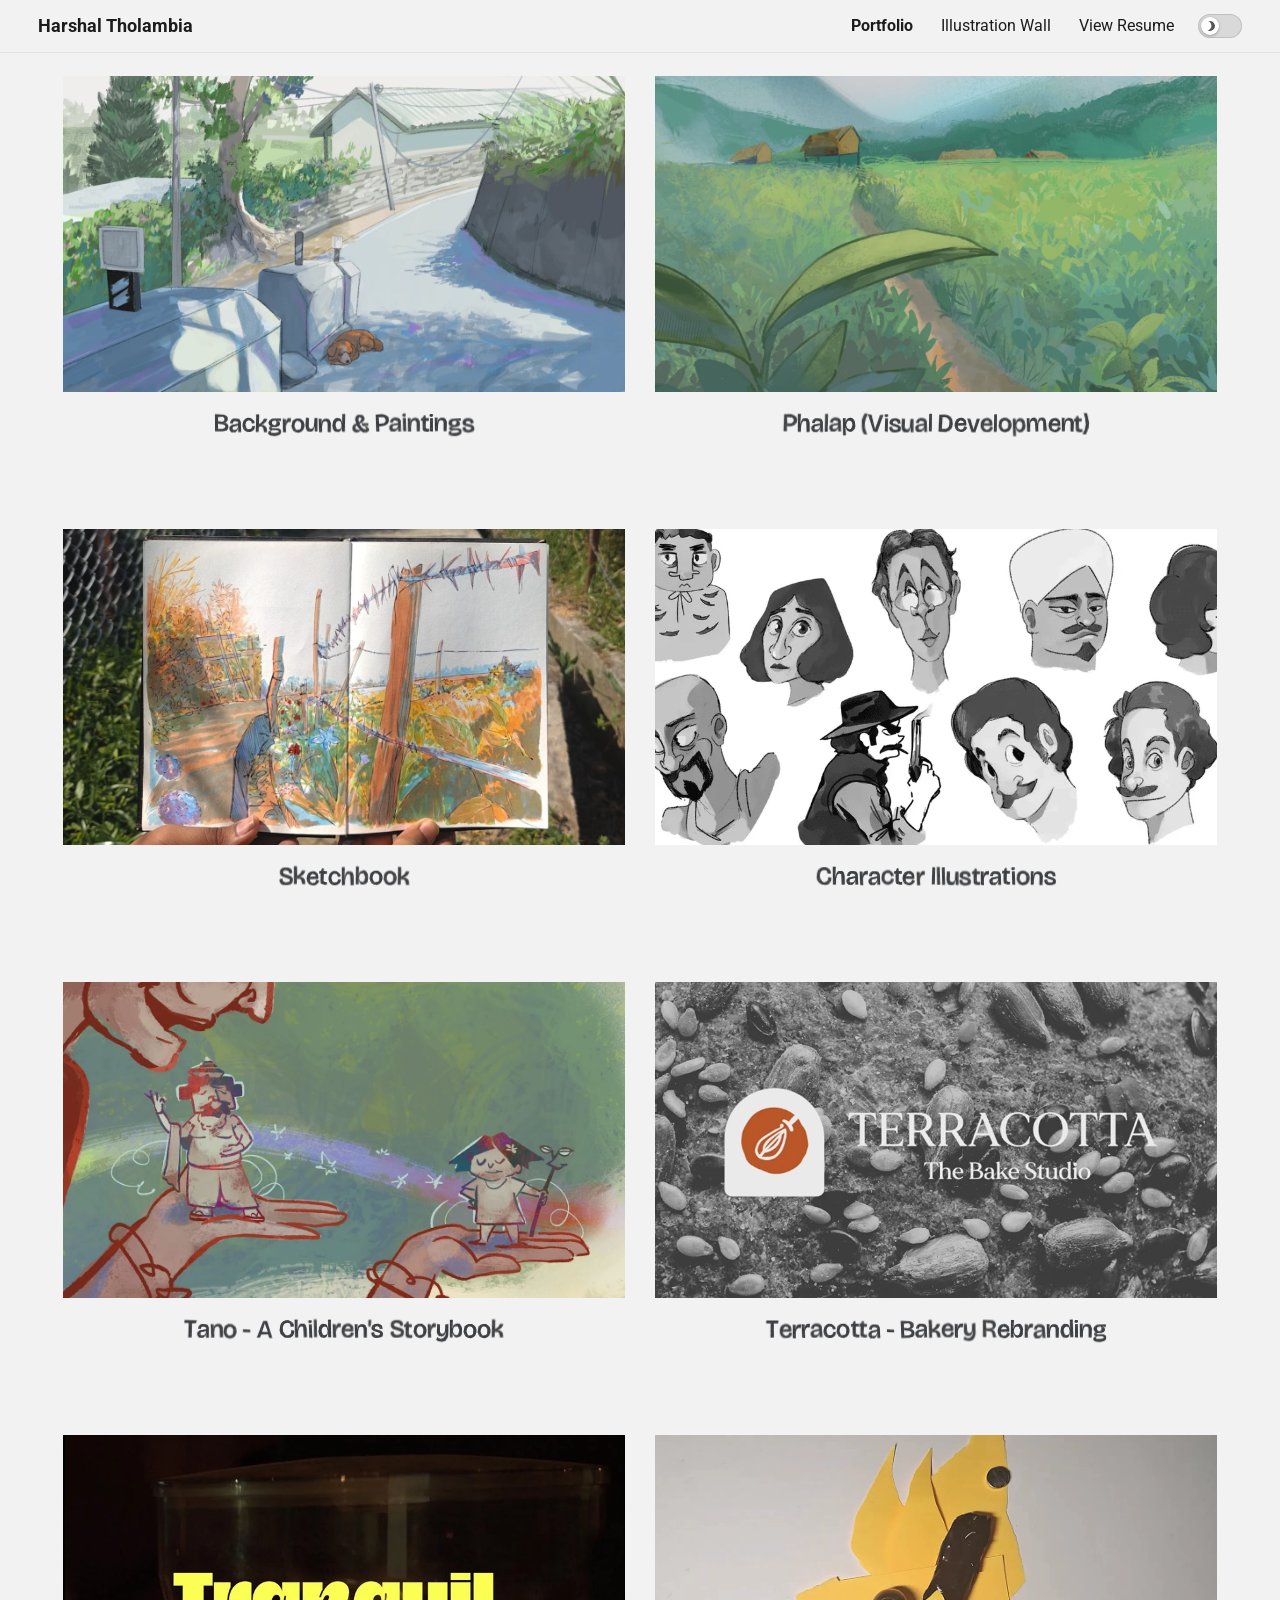
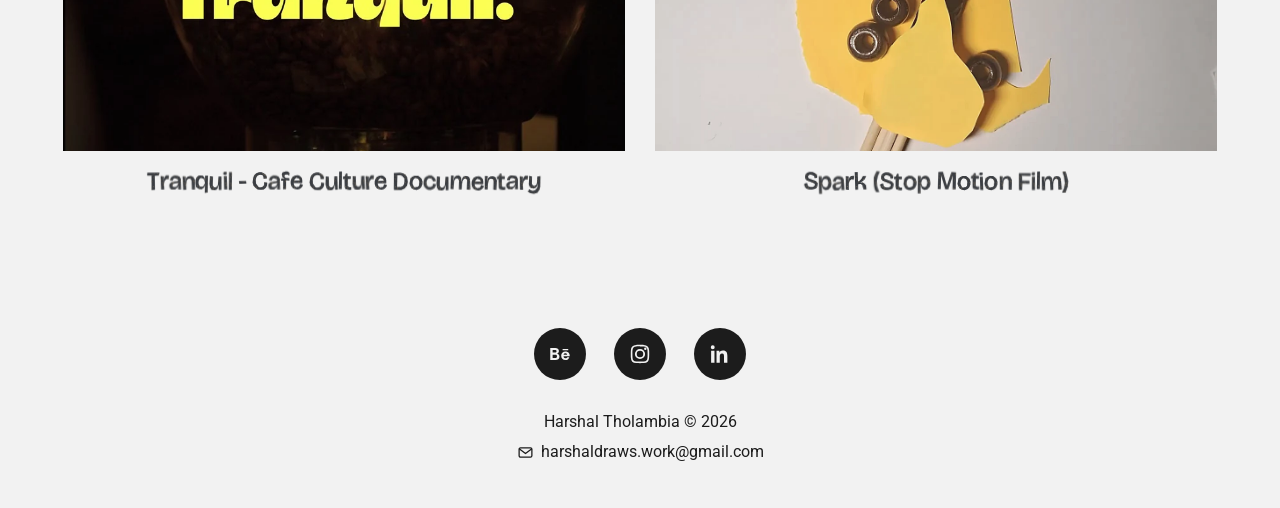
<file: portfolio.html>
<!doctype html>
<html lang="en">
<head>
<script>/* light or dark before the first paint: the visitor's last choice on the switch (saved as "lamp"), else their device */
try { var lamp = localStorage.getItem('lamp'); } catch (e) {}
document.documentElement.dataset.theme = (lamp ? lamp === 'on' : matchMedia('(prefers-color-scheme: dark)').matches) ? 'dark' : 'light';</script>

<meta charset="utf-8">
<meta name="viewport" content="width=device-width,initial-scale=1">
<title>Portfolio - Harshal Tholambia</title>
<link rel="preconnect" href="https://fonts.googleapis.com">
<link rel="preconnect" href="https://fonts.gstatic.com" crossorigin>
<link href="https://fonts.googleapis.com/css2?family=Bricolage+Grotesque:opsz,wght@12..96,200..800&family=Roboto:wght@400;500;700&display=swap" rel="stylesheet">
<link rel="stylesheet" href="site.css">
<script>
/* the page slides in from the side the visitor is heading to (set by the link clicked, site.js); reloads just appear */
addEventListener('pagereveal', async (e) => {
  const dir = sessionStorage.getItem('slide');
  sessionStorage.removeItem('slide');
  if (!e.viewTransition) return;
  if (!dir) return e.viewTransition.skipTransition();
  document.documentElement.dataset.slide = dir;
  await e.viewTransition.finished;
  delete document.documentElement.dataset.slide;
});
</script>
  <script data-goatcounter="https://harshaldraws.goatcounter.com/count" async src="//gc.zgo.at/count.js"></script>
  <meta property="og:type" content="website">
  <meta property="og:site_name" content="Harshal Tholambia">
  <meta property="og:title" content="Portfolio - Harshal Tholambia">
  <meta property="og:description" content="Portfolio of Harshal Tholambia: visual development, background design, character design and illustration for animation.">
  <meta property="og:image" content="https://harshaldraws.github.io/images/share.jpg">
  <meta property="og:image:width" content="1200">
  <meta property="og:image:height" content="630">
  <meta name="twitter:card" content="summary_large_image">
</head>
<body class="gs" data-page="portfolio">
<a class="skip" href="#main">Skip to content</a>
<!-- paper grain for the cut-out letters, the same as on the cutting mat -->
<svg width="0" height="0" style="position:absolute" aria-hidden="true">
  <filter id="paper" x="0" y="0" width="100%" height="100%" color-interpolation-filters="sRGB">
    <feTurbulence type="fractalNoise" baseFrequency=".09 .05" numOctaves="3" seed="4" result="n"/>
    <feColorMatrix in="n" values="0 0 0 0 .55  0 0 0 0 .48  0 0 0 0 .36  0 0 0 -2.4 1.05" result="fibres"/>
    <feComposite in="fibres" in2="SourceGraphic" operator="in" result="grain"/>
    <feMerge><feMergeNode in="SourceGraphic"/><feMergeNode in="grain"/></feMerge>
  </filter>
</svg>
<main id="main" class="portfolio-main">
  <div class="wrap"><div id="grid" class="grid-gs"></div></div>
</main>
<script src="content.js"></script>
<script src="cutalphabet.js"></script>
<script src="site.js"></script>
</body>
</html>
</file>
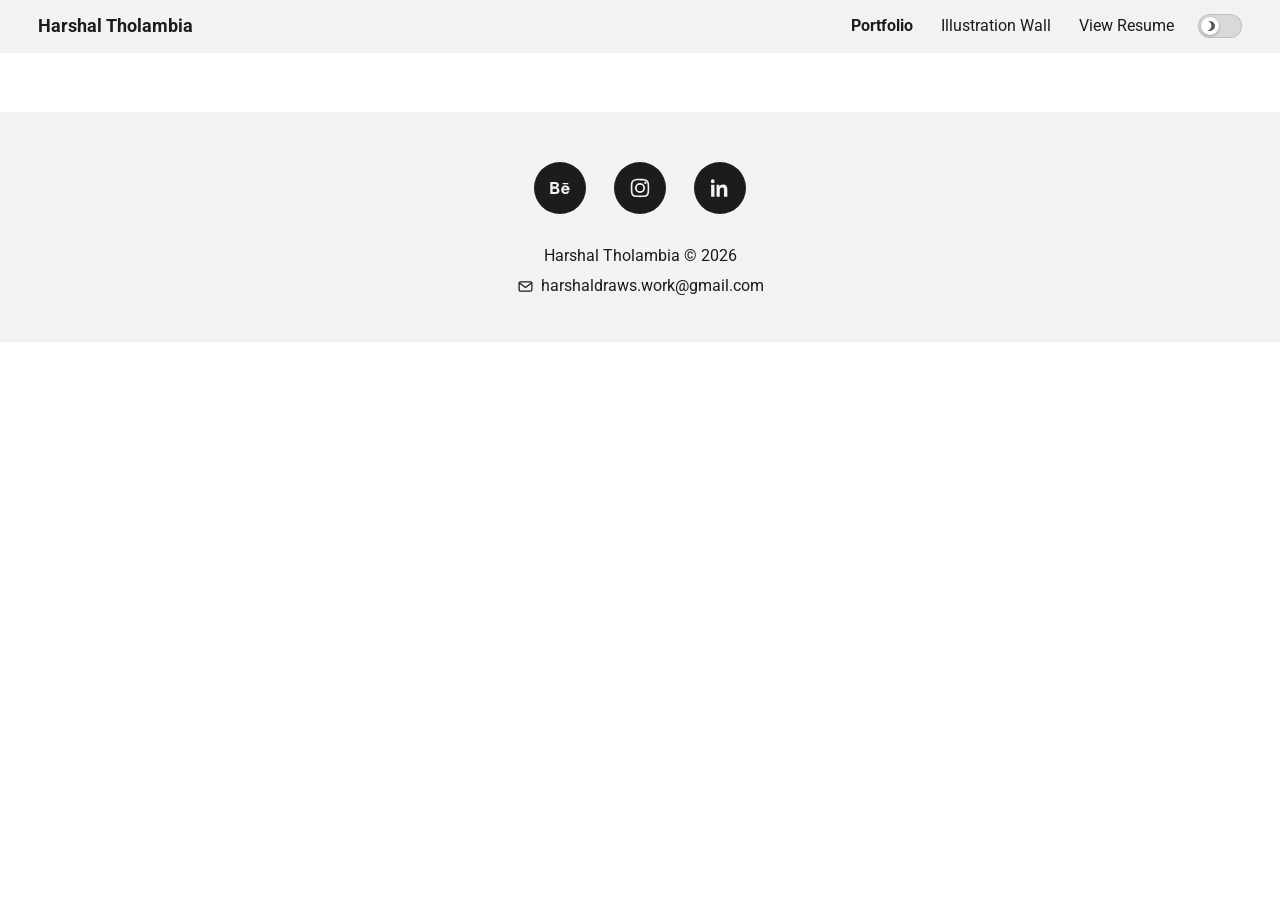
<file: project.html>
<!doctype html>
<html lang="en">
<head>
<script>/* light or dark before the first paint: the visitor's last choice on the switch (saved as "lamp"), else their device */
try { var lamp = localStorage.getItem('lamp'); } catch (e) {}
document.documentElement.dataset.theme = (lamp ? lamp === 'on' : matchMedia('(prefers-color-scheme: dark)').matches) ? 'dark' : 'light';</script>

<meta charset="utf-8">
<meta name="viewport" content="width=device-width,initial-scale=1">
<title>Harshal Tholambia</title>
<link rel="preconnect" href="https://fonts.googleapis.com">
<link rel="preconnect" href="https://fonts.gstatic.com" crossorigin>
<link href="https://fonts.googleapis.com/css2?family=Inter:wght@400;600;700&family=Montserrat:wght@500;600;700&family=Roboto:wght@400;500;700&display=swap" rel="stylesheet">
<link rel="stylesheet" href="site.css">
<script>
/* the page slides in from the side the visitor is heading to (set by the link clicked, site.js); reloads just appear */
addEventListener('pagereveal', async (e) => {
  const dir = sessionStorage.getItem('slide');
  sessionStorage.removeItem('slide');
  if (!e.viewTransition) return;
  if (!dir) return e.viewTransition.skipTransition();
  document.documentElement.dataset.slide = dir;
  await e.viewTransition.finished;
  delete document.documentElement.dataset.slide;
});
</script>
  <script data-goatcounter="https://harshaldraws.goatcounter.com/count" async src="//gc.zgo.at/count.js"></script>
  <meta property="og:type" content="website">
  <meta property="og:site_name" content="Harshal Tholambia">
  <meta property="og:title" content="Harshal Tholambia">
  <meta property="og:description" content="Portfolio of Harshal Tholambia: visual development, background design, character design and illustration for animation.">
  <meta property="og:image" content="https://harshaldraws.github.io/images/share.jpg">
  <meta property="og:image:width" content="1200">
  <meta property="og:image:height" content="630">
  <meta name="twitter:card" content="summary_large_image">
</head>
<body class="gs" data-page="project">
<a class="skip" href="#main">Skip to content</a>
<main id="main" class="project-main"><div id="project"></div></main>
<script src="content.js"></script>
<script src="site.js"></script>
</body>
</html>
</file>
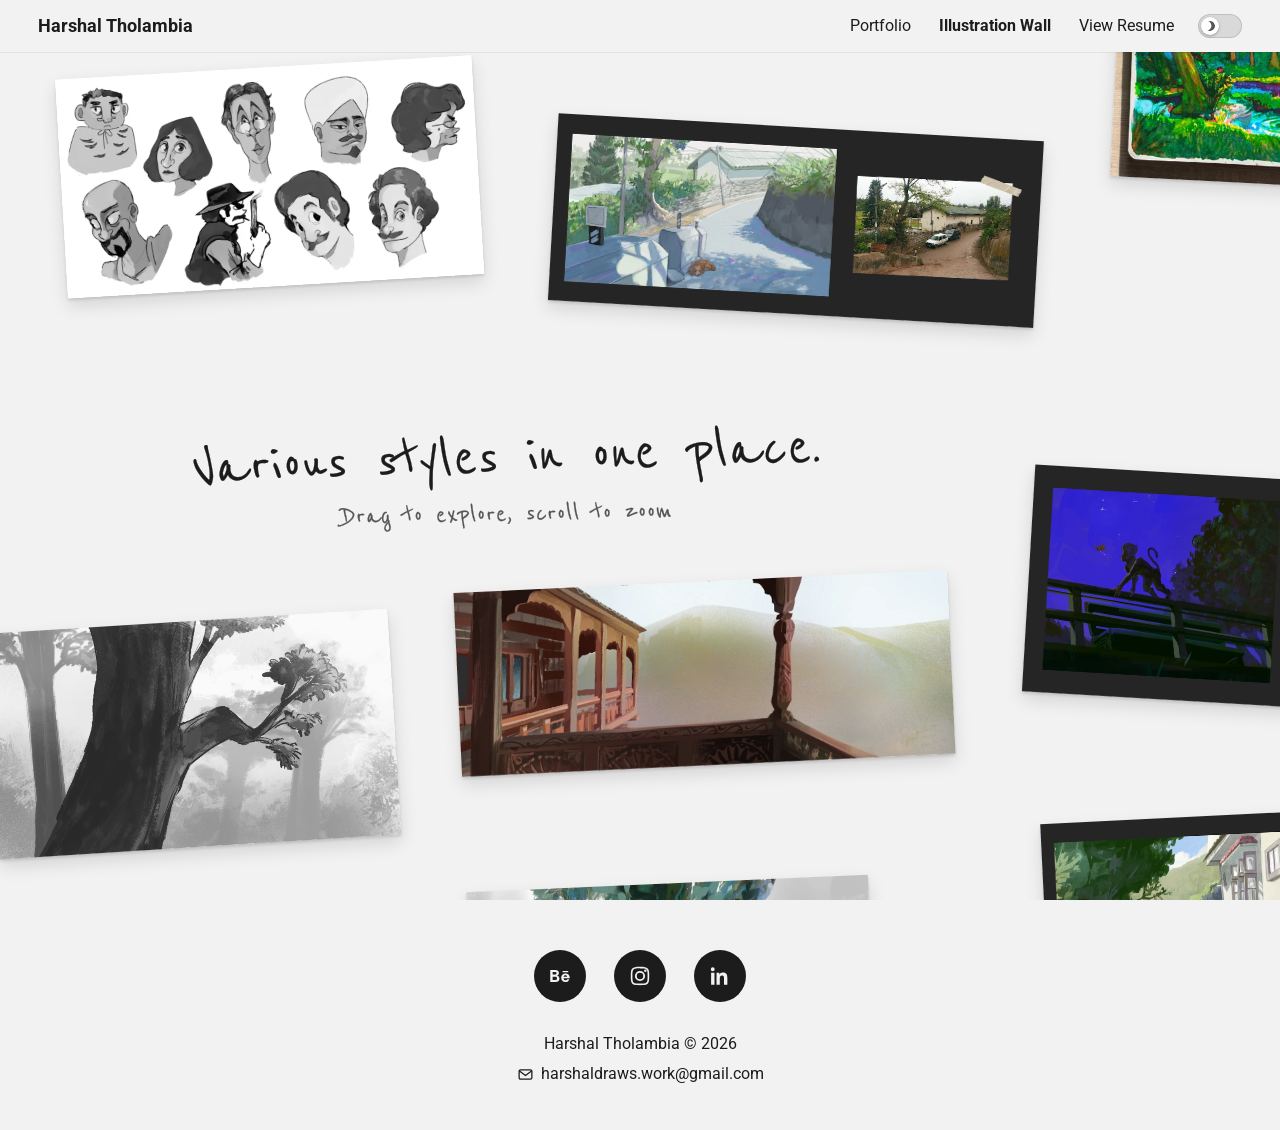
<file: wall.html>
<!doctype html>
<html lang="en">
<head>
<script>/* light or dark before the first paint: the visitor's last choice on the switch (saved as "lamp"), else their device */
try { var lamp = localStorage.getItem('lamp'); } catch (e) {}
document.documentElement.dataset.theme = (lamp ? lamp === 'on' : matchMedia('(prefers-color-scheme: dark)').matches) ? 'dark' : 'light';</script>

<meta charset="utf-8">
<meta name="viewport" content="width=device-width,initial-scale=1">
<title>Illustration Wall - Harshal Tholambia</title>
<link rel="preconnect" href="https://fonts.googleapis.com">
<link rel="preconnect" href="https://fonts.gstatic.com" crossorigin>
<link href="https://fonts.googleapis.com/css2?family=Roboto:wght@400;500;700&family=Reenie+Beanie&display=swap" rel="stylesheet">
<link rel="stylesheet" href="site.css">
<script>
/* the page slides in from the side the visitor is heading to (set by the link clicked, site.js); reloads just appear */
addEventListener('pagereveal', async (e) => {
  const dir = sessionStorage.getItem('slide');
  sessionStorage.removeItem('slide');
  if (!e.viewTransition) return;
  if (!dir) return e.viewTransition.skipTransition();
  document.documentElement.dataset.slide = dir;
  await e.viewTransition.finished;
  delete document.documentElement.dataset.slide;
});
</script>
  <script data-goatcounter="https://harshaldraws.goatcounter.com/count" async src="//gc.zgo.at/count.js"></script>
  <meta property="og:type" content="website">
  <meta property="og:site_name" content="Harshal Tholambia">
  <meta property="og:title" content="Illustration Wall - Harshal Tholambia">
  <meta property="og:description" content="Portfolio of Harshal Tholambia: visual development, background design, character design and illustration for animation.">
  <meta property="og:image" content="https://harshaldraws.github.io/images/share.jpg">
  <meta property="og:image:width" content="1200">
  <meta property="og:image:height" content="630">
  <meta name="twitter:card" content="summary_large_image">
</head>
<body class="gs" data-page="wall">
<a class="skip" href="#main">Skip to content</a>
<main id="main" class="wall-main">
  <div id="wall" class="wall-gs" tabindex="0" aria-label="Illustrations in different styles, scattered like prints. Drag to look around and scroll or pinch to zoom; arrow keys move it, plus and minus zoom."></div>
</main>
<script src="content.js"></script>
<script src="site.js"></script>
</body>
</html>
</file>
<file: site.css>
/* The Google Site's layout: a light header with the links on the right, pages 1154 wide, Roboto throughout.
   The Welcome page is black around the cutting mat, the other pages light grey. */
body.gs{margin:0;padding:0;overflow-x:clip;background:#f2f2f2;color:#1c1c1c;font:400 16px/1.5 Roboto,system-ui,sans-serif}
body.gs[data-page=welcome]{background:#fff}
.gs .wrap{width:min(1154px,100% - 2 * clamp(16px,4vw,40px));margin-inline:auto}

.site-head{position:sticky;top:0;z-index:30;display:flex;align-items:center;justify-content:space-between;gap:20px;
  padding:14px clamp(16px,3vw,40px);background:#f2f2f2;box-shadow:0 1px 0 rgba(0,0,0,.06)}
.site-home{font-size:18px;font-weight:700;line-height:1;color:#1c1c1c;text-decoration:none;white-space:nowrap}
.site-home:hover{text-decoration:underline;text-underline-offset:4px}
.site-nav{display:flex;gap:clamp(14px,2.2vw,28px);margin-left:auto}
.site-nav a{color:#1c1c1c;text-decoration:none;white-space:nowrap}
.site-nav a[aria-current]{font-weight:700}
.site-nav a:hover{text-decoration:underline;text-underline-offset:4px}

/* Welcome: the cutting mat, About, the View Projects button, Core Skills & Toolkit */
.welcome-main{padding:clamp(40px,6vw,100px) 0 40px}
.welcome-main .hero{min-height:0;max-height:none}
.gs-embed{display:block;width:100%;border:0;margin-top:clamp(24px,3vw,49px);background:transparent}
.gs-embed.about{aspect-ratio:1154/392}
/* the light and dark copies of a frame share one place; only the one for the current mode shows (site.js) */
.embed-stack{position:relative}
.embed-stack > .gs-embed:not(.on){position:absolute;left:0;right:0;bottom:0;visibility:hidden;pointer-events:none}
.gs-embed.skills{aspect-ratio:1154/418}
.cta{margin:clamp(24px,3vw,40px) 0 0;text-align:center}
.gs-btn{box-sizing:border-box;display:inline-block;padding:10px 26px;border:1px solid currentColor;border-radius:4px;color:inherit;text-decoration:none;font-weight:500;transition:background .2s,color .2s}
.gs-btn:hover{background:#1c1c1c;color:#f2f2f2}

/* Portfolio: two tiles a row, the name centred under each */
.portfolio-main{padding:24px 0 80px}
.grid-gs{display:grid;grid-template-columns:1fr 1fr;gap:clamp(40px,7vw,100px) 30px}
.tile{display:grid;gap:14px;color:inherit;text-decoration:none;text-align:center}
.tile .pic{transition:scale .6s cubic-bezier(.2,.8,.2,1),box-shadow .6s cubic-bezier(.2,.8,.2,1)}
.tile img{width:100%;aspect-ratio:16/9;object-fit:cover;display:block}
.tile:hover .pic,.tile:focus-visible .pic{scale:1.06;box-shadow:0 18px 40px rgba(0,0,0,.18)}
.tile:hover,.tile:focus-visible{position:relative;z-index:1}
.tile:hover span{text-decoration:underline;text-underline-offset:4px}

/* a project page */
.project-main .row{display:flex;justify-content:center;gap:var(--gap);margin-top:var(--gap)}
.project-main .item{width:var(--w);flex:none}
.project-main .item img{display:block;width:100%;height:auto}
.cols{display:grid;grid-template-columns:1fr 1fr;gap:var(--gap);align-items:start;margin-top:var(--gap)}
.col{display:grid;gap:var(--gap)}
.col img{display:block;width:100%;height:auto}
.proj-nav{display:flex;justify-content:space-between;margin:clamp(30px,4vw,50px) 0 0}
.proj-nav .gs-btn{min-width:min(142px,45%);text-align:center}

/* footer: the social links, then the name and email */
.site-foot{display:grid;justify-items:center;gap:6px;padding:50px 20px 40px;background:#f2f2f2;color:#1c1c1c;text-align:center}
.site-foot p{margin:0}
.site-foot .social{display:flex;gap:28px;margin-bottom:24px}
.site-foot .social a{display:grid;place-items:center;width:52px;height:52px;border-radius:50%;background:#1c1c1c;transition:transform .2s}
.site-foot .social a:hover{transform:translateY(-3px)}
.site-foot svg{width:26px;height:26px;fill:#f2f2f2}
.site-foot a{color:inherit;text-decoration:none}

@media (max-width:860px){
  .site-head{padding:12px 12px;gap:10px}
  .site-nav{gap:11px;font-size:13.5px}
}
/* phones: the name and the dark mode switch on one row, the links in a row of their own under them */
@media (max-width:600px){
  .site-head{flex-wrap:wrap;row-gap:8px;padding:10px 14px}
  .site-nav{order:3;width:100%;margin-left:0;justify-content:space-between;gap:8px;font-size:14px}
}
@media (max-width:370px){.site-nav{gap:4px;font-size:12.5px}}
@media (max-width:860px){
  .gs-embed.about{aspect-ratio:2/1} /* its own phone frame is 960 x 480 */
  .gs-embed.skills{aspect-ratio:2/1.15} /* phones: the two shapes side by side in a short strip */
  .grid-gs{grid-template-columns:1fr}
  .project-main{--gap:16px}
  .project-main .row{flex-direction:column;align-items:center}
  .project-main .item,.project-main .embed{width:100%}
  .cols{grid-template-columns:1fr}
}

.skip:not(:focus){position:absolute;width:1px;height:1px;overflow:hidden;clip-path:inset(50%)}
.skip:focus{position:fixed;top:8px;left:8px;z-index:60;padding:10px 14px;background:#1c1c1c;color:#f2f2f2}

/* the top bar turns to frosted glass once the page scrolls under it */
.site-head{transition:background-color .35s,backdrop-filter .35s,box-shadow .35s}
.site-head.scrolled{background:rgba(242,242,242,.6);-webkit-backdrop-filter:blur(18px) saturate(1.6);backdrop-filter:blur(18px) saturate(1.6);
  box-shadow:0 1px 0 rgba(255,255,255,.5) inset,0 8px 30px rgba(0,0,0,.12)}

/* page changes: the content slides sideways with a motion blur while the top bar stays put.
   Forward (towards Portfolio and the projects) moves the page to the left; back moves it to the right. */
@view-transition{navigation:auto}
.site-head{view-transition-name:site-head}
::view-transition-group(root){animation-duration:.55s;animation-timing-function:cubic-bezier(.65,0,.25,1)}
html[data-slide=forward]::view-transition-old(root){animation:.55s cubic-bezier(.65,0,.25,1) both slide-out-left}
html[data-slide=forward]::view-transition-new(root){animation:.55s cubic-bezier(.65,0,.25,1) both slide-in-right}
html[data-slide=back]::view-transition-old(root){animation:.55s cubic-bezier(.65,0,.25,1) both slide-out-right}
html[data-slide=back]::view-transition-new(root){animation:.55s cubic-bezier(.65,0,.25,1) both slide-in-left}
@keyframes slide-out-left{0%{transform:none;filter:blur(0)}45%{filter:blur(14px)}100%{transform:translateX(-60%);filter:blur(6px);opacity:0}}
@keyframes slide-in-right{0%{transform:translateX(60%);filter:blur(6px);opacity:0}55%{filter:blur(14px)}100%{transform:none;filter:blur(0);opacity:1}}
@keyframes slide-out-right{0%{transform:none;filter:blur(0)}45%{filter:blur(14px)}100%{transform:translateX(60%);filter:blur(6px);opacity:0}}
@keyframes slide-in-left{0%{transform:translateX(-60%);filter:blur(6px);opacity:0}55%{filter:blur(14px)}100%{transform:none;filter:blur(0);opacity:1}}
@media (prefers-reduced-motion:reduce){@view-transition{navigation:none}}

/* the illustration wall: prints scattered on the table, dragged around with momentum (site.js) */
.wall-gs{position:relative;height:calc(100svh - 120px);min-height:460px;overflow:hidden;cursor:grab;touch-action:none;user-select:none;-webkit-user-select:none;outline-offset:-3px}
.wall-gs:empty{display:none}
.wall-gs.dragging{cursor:grabbing}
.wall-gs.dragging .print{pointer-events:none}
.wall-layer{position:absolute;left:0;top:0;transform-origin:0 0} /* holds the prints; site.js scales it to zoom */
.print{position:absolute;left:0;top:0;display:block;rotate:var(--r);color:#1c1c1c;text-decoration:none;transition:rotate .35s cubic-bezier(.2,.8,.2,1),scale .35s cubic-bezier(.2,.8,.2,1)}
.print img{display:block;width:100%;height:auto;box-shadow:0 2px 3px rgba(0,0,0,.12),0 8px 18px rgba(0,0,0,.12);transition:box-shadow .35s;-webkit-user-drag:none}
.print:hover,.print:focus-visible{z-index:2;rotate:0deg;scale:1.08}
.print:hover img,.print:focus-visible img{box-shadow:0 6px 10px rgba(0,0,0,.12),0 26px 40px rgba(0,0,0,.22)}
.print .cap{position:absolute;left:0;right:0;top:calc(100% + 8px);font-size:14px;text-align:center;opacity:0;translate:0 -4px;transition:opacity .25s,translate .25s}
.print:hover .cap,.print:focus-visible .cap{opacity:1;translate:0 0}
.wall-title{position:absolute;left:0;top:0;display:grid;justify-items:center;gap:10px;width:max-content;pointer-events:none;text-align:center;
  font-family:"Reenie Beanie",cursive;color:#1c1c1c;-webkit-text-stroke:.015em currentColor}
.wall-title p{margin:0;line-height:.95}
.wall-title .t1{font-size:clamp(46px,5.4vw,84px);rotate:-2deg;max-width:min(88vw,900px)}
.wall-title .t2{font-size:clamp(26px,2.4vw,36px);rotate:-1deg;color:#555}

@media (prefers-reduced-motion:reduce){.print,.print img,.tile .pic{transition:none}}

/* Sketchbook: the pages in one row, dragged sideways with momentum (site.js) */
.drift{width:100vw;margin-left:calc(50% - 50vw);margin-top:var(--gap);overflow:hidden;cursor:grab;touch-action:pan-y;user-select:none;-webkit-user-select:none;outline-offset:4px}
.drift.dragging{cursor:grabbing}
.drift-track{display:flex;gap:30px;width:max-content;padding:10px max(16px,calc(50vw - 577px)) 30px}
.drift-track .pic{flex:none}
.drift-track img{display:block;height:min(62svh,560px);width:auto;box-shadow:0 2px 3px rgba(0,0,0,.12),0 12px 26px rgba(0,0,0,.16);-webkit-user-drag:none}
@media (max-width:860px){.drift-track{gap:16px}.drift-track img{height:min(52svh,420px)}}

/* category pages are white, like the pictures in them */
body.gs[data-page=project]{background:#fff}

/* a picture shows a small spinning circle until it has arrived */
.pic{position:relative;display:block}
.pic img{transition:opacity .35s}
.pic.loading{min-height:140px}
.pic.loading img{opacity:0}
.pic.loading::after{content:"";position:absolute;left:50%;top:50%;width:26px;height:26px;margin:-13px 0 0 -13px;border:2.5px solid rgba(0,0,0,.12);border-top-color:rgba(0,0,0,.55);border-radius:50%;animation:spin .8s linear infinite}
@keyframes spin{to{rotate:360deg}}
.drift-track .pic.loading{width:60vw;max-width:700px}
.portfolio-main > .wrap{margin-top:clamp(50px,7vw,90px)}
.wall-main .wall-gs{height:calc(100svh - 52px)}
.portfolio-main > .wrap{margin-top:0}

/* while the wall is being arranged: a loading circle instead of prints jumping into place */
.wall-gs.laying .print,.wall-gs.laying .wall-title{opacity:0}
.wall-gs.laying::after{content:"";position:absolute;left:50%;top:50%;width:30px;height:30px;margin:-15px 0 0 -15px;border:2.5px solid rgba(0,0,0,.12);border-top-color:rgba(0,0,0,.55);border-radius:50%;animation:spin .8s linear infinite}

/* the category names: cut from paper like the name on the cutting mat (same face, same snips, grain and flicker), at a medium weight.
   Each letter is an empty box as wide as the letter, standing on the baseline; its cut shape is drawn over it (site.js, cutalphabet.js) */
.tile .name{font-size:clamp(22px,2vw,28px);line-height:1.3;color:#3a3d42} /* dark graphite */
.tile:hover span{text-decoration:none}
.sr{position:absolute;width:1px;height:1px;overflow:hidden;clip-path:inset(50%);white-space:nowrap}
.cw{white-space:nowrap}
.cut-words .ch{position:relative;display:inline-block;height:.75em;margin-right:-.01em}
.cutl{position:absolute;bottom:-.3em;height:1.3em;overflow:visible;fill:currentColor;fill-rule:evenodd;rotate:var(--j);translate:0 var(--jy);
  filter:drop-shadow(.02em .035em .01em rgba(0,0,0,.28))}
@property --cf{syntax:"<integer>";inherits:true;initial-value:0}
.cutl path:nth-child(1){opacity:clamp(0,1 - var(--cf),1)}
.cutl path:nth-child(2){opacity:clamp(0,1 - (var(--cf) - 1) * (var(--cf) - 1),1)}
.cutl path:nth-child(3){opacity:clamp(0,var(--cf) - 1,1)}
@media (prefers-reduced-motion:no-preference){
  .cut-words .cutl{animation:cut-boil 1s infinite}
  .tile:hover .cutl,.tile:focus-visible .cutl{animation-duration:.375s}
}
@keyframes cut-boil{0%{--cf:0;animation-timing-function:steps(1,end)}33.333%{--cf:1;animation-timing-function:steps(1,end)}66.667%{--cf:2;animation-timing-function:steps(1,end)}100%{--cf:2}}

/* a project page: full-width bands, white, black or clay, as on the Google Site (site.js, PROJECTS in content.js) */
.project-main{--gap:30px;padding:0 0 60px}
.band{padding:clamp(28px,4vw,50px) 0}
.band.black{background:#000;color:#f9f9f9}
.band.clay{background:#e7e6e2}
.band.hero,.band.case{padding:0}
.band.hero{overflow:hidden}
.hero-pic{display:block;width:100%;height:min(var(--h),var(--fit,100vh));object-fit:cover}
/* a cover shown at its own shape, smaller than its real size so it stays sharp (w in content.js) */
.hero-pic.framed{width:auto;max-width:min(100% - 40px,var(--w));height:auto;max-height:var(--fit,none);margin:clamp(20px,3vw,40px) auto}
.band .wrap > :first-child{margin-top:0}
.proj-title{margin:0;font:700 clamp(22px,2.4vw,32px)/1.3 Montserrat,sans-serif;text-align:center}
.proj-sub{margin:.5em 0 0;font:700 clamp(17px,1.8vw,24px)/1.3 Montserrat,sans-serif;text-align:center}
.project-main .row{display:flex;justify-content:center;gap:var(--gap);margin-top:var(--gap)}
.project-main .embed{border:0;background:rgba(127,127,127,.15)}

/* the facts on the left, the write-up on the right */
.details{display:grid;grid-template-columns:minmax(0,359px) minmax(0,744px);justify-content:space-between;gap:24px 40px;font:400 16px/1.55 Inter,sans-serif;color:#000}
.details dl{margin:0}
.details dt{font-weight:600;color:#1c1c1c}
.details dd{margin:0 0 14px}
/* logos in the details: client and studio marks, at one height; a studio mark can swap for a dark mode version */
.details .logos{display:flex;flex-wrap:wrap;align-items:center;gap:14px;margin:6px 0 4px}
.details .logos img{display:block;height:58px;width:auto}
.details .logos img.on-dark{display:none}
.details .logos img[src*="zeng"]{height:34px} /* a wide wordmark: shorter, to weigh the same as the round marks */
.details .logos a{display:block}
.details .logo-names{display:block;font-size:14px;color:#555}
html[data-theme=dark] .details .logos img.on-light{display:none}
html[data-theme=dark] .details .logos img.on-dark{display:block}
html[data-theme=dark] .details .logos img[src*="dia"],html[data-theme=dark] .details .logos img[src*="billion"]{border-radius:6px} /* white-backed marks read as small cards */
html[data-theme=dark] .details .logo-names{color:#aaa}
.details .d-link{margin:0}
.details .about h2{margin:0 0 10px;font:700 19px/1.3 Inter,sans-serif}
.details .about p{margin:0 0 14px}
.details a,.p-link a{color:#3c78d8}
.software{display:flex;flex-wrap:wrap;gap:10px;padding-top:4px}
.software img{width:30px;height:30px}

.p-link{margin:12px 0 0;text-align:center;font:400 16px/1.5 Inter,sans-serif}
.p-heading{margin:0;font:500 16px/1.5 Montserrat,sans-serif;text-align:center}
.p-caption{margin:14px 0 0;font:500 16px/1.5 Montserrat,sans-serif;text-align:center}
.p-note{margin-top:clamp(40px,5vw,60px);font:500 16px/1.6 Montserrat,sans-serif;text-align:center}
.p-note p{margin:0}
.p-note p:last-child:not(:first-child){margin-top:1.6em}
.p-heading + .row,.p-note{margin-top:clamp(24px,3vw,40px)}
.p-feature{margin-top:var(--gap);font:400 14px/1.6 Inter,sans-serif;color:#666}
.p-feature h2{margin:0 0 8px;font:700 19px/1.3 Inter,sans-serif;color:#4b7448}
.p-feature p{margin:0}
.p-feature.center{text-align:center}
@media (max-width:860px){
  .details{grid-template-columns:1fr}
  .hero-pic{height:min(var(--h),56vw,var(--fit,100vh))}
}

/* a handwritten caption under the cutting mat on the Welcome page */
.mat-caption{margin:14px 0 0;text-align:right;padding-right:clamp(8px,2vw,24px);font:400 clamp(1.6rem,1.1rem + 1.4vw,2.4rem)/1 "Reenie Beanie",cursive;color:#D99A1E;text-shadow:0 0 8px rgba(242,178,51,.35);rotate:-2deg}

/* the dark mode switch in the top bar: a track with a sliding knob, the moon side when off and the sun side when on (site.js) */
.theme-switch{flex:none;display:grid;place-items:center;margin:-4px -4px -4px 0;padding:4px;border:0;border-radius:99px;background:none;cursor:pointer}
.ts-track{position:relative;width:44px;height:24px;border-radius:99px;background:#d9d9d9;box-shadow:inset 0 0 0 1px rgba(0,0,0,.12);transition:background .25s}
.ts-knob{position:absolute;top:3px;left:3px;width:18px;height:18px;border-radius:50%;background:#fff;box-shadow:0 1px 3px rgba(0,0,0,.3);transition:left .25s cubic-bezier(.3,.7,.3,1)}
.ts-knob::after{content:"";position:absolute;inset:4px;border-radius:50%;box-shadow:inset -3px -2px 0 0 #555;transform:rotate(-30deg)} /* a crescent moon */
.theme-switch[aria-checked=true] .ts-track{background:#F6A51F;box-shadow:inset 0 0 0 1px rgba(0,0,0,.2)}
.theme-switch[aria-checked=true] .ts-knob{left:23px;background:#FFF8E8}
.theme-switch[aria-checked=true] .ts-knob::after{inset:5px;background:#F6A51F;box-shadow:0 0 0 2px rgba(246,165,31,.35)} /* a sun */
.theme-switch:hover .ts-track{filter:brightness(1.08)}
.theme-switch:focus-visible{outline:2px solid currentColor;outline-offset:2px}

/* ---- dark mode, everywhere (html[data-theme=dark], from the switch on the mat or in the header) ---- */
html[data-theme=dark]{color-scheme:dark}
html[data-theme=dark] .mat-caption{color:#F6C453;text-shadow:0 0 10px rgba(246,196,83,.45)}
html[data-theme=dark] body.gs{background:#121212;color:#ececec}
html[data-theme=dark] body.gs[data-page=welcome]{background:#000}
html[data-theme=dark] body.gs[data-page=project]{background:#121212}
html[data-theme=dark] .site-head{background:#1b1b1b;box-shadow:0 1px 0 rgba(255,255,255,.06)}
html[data-theme=dark] .site-head.scrolled{background:rgba(27,27,27,.62);box-shadow:0 1px 0 rgba(255,255,255,.06) inset,0 8px 30px rgba(0,0,0,.5)}
html[data-theme=dark] .site-nav a,html[data-theme=dark] .site-home{color:#ececec}
html[data-theme=dark] .site-foot{background:#1b1b1b;color:#ececec}
html[data-theme=dark] .site-foot .social a{background:#ececec}
html[data-theme=dark] .site-foot svg{fill:#1b1b1b}
html[data-theme=dark] .gs-btn:hover{background:#ececec;color:#121212}
html[data-theme=dark] .skip:focus{background:#ececec;color:#121212}
html[data-theme=dark] .tile .name{color:#d4d6da}
html[data-theme=dark] .tile:hover .pic,html[data-theme=dark] .tile:focus-visible .pic{box-shadow:0 18px 40px rgba(0,0,0,.6)}
html[data-theme=dark] .print{color:#ececec}
html[data-theme=dark] .wall-title{color:#ececec}
html[data-theme=dark] .wall-title .t2{color:#a8a8a8}
html[data-theme=dark] .pic.loading::after,html[data-theme=dark] .wall-gs.laying::after{border-color:rgba(255,255,255,.14);border-top-color:rgba(255,255,255,.6)}
html[data-theme=dark] .band.clay{background:#2a2622}
html[data-theme=dark] .details,html[data-theme=dark] .details dt{color:#ececec}
html[data-theme=dark] .details a,html[data-theme=dark] .p-link a{color:#7fb0ff}
html[data-theme=dark] .p-feature{color:#b4b4b4}
html[data-theme=dark] .p-feature h2{color:#8cc287}
html[data-theme=dark] .drift-track img{box-shadow:0 2px 3px rgba(0,0,0,.4),0 12px 26px rgba(0,0,0,.5)}

/* the envelope before the email address: drawn in the footer's own text colour, so it shows in both modes */
.site-foot .foot-mail{display:inline-flex;align-items:center;gap:7px}
.site-foot p .foot-mail svg{width:17px;height:17px;fill:none;stroke:currentColor;stroke-width:1.8;stroke-linejoin:round;stroke-linecap:round}

/* a process carousel on a project page (site.js): the finished picture, a Show process button under it, and once open,
   the steps sliding left and right with round arrows at the sides */
.process{margin:8px auto 64px;width:min(100%,calc((100vh - 210px) * 2308 / 1431))} /* short enough that the whole picture and its button fit on screen */
.proc-view{position:relative;overflow:hidden;aspect-ratio:2308/1431;border-radius:6px;background:#e9e9e9;touch-action:pan-y}
.proc-track{display:flex;height:100%;transition:translate .6s cubic-bezier(.3,.7,.2,1)}
.proc-slide{flex:0 0 100%;margin:0}
.proc-slide .pic{display:block;width:100%;height:100%}
.proc-slide img{display:block;width:100%;height:100%;object-fit:cover}
.proc-arrow{position:absolute;top:50%;width:46px;height:46px;margin-top:-23px;border:0;border-radius:50%;background:rgba(255,255,255,.92);
  box-shadow:0 4px 14px rgba(0,0,0,.25);cursor:pointer;opacity:0;pointer-events:none;transition:opacity .3s,scale .2s}
.proc-arrow::before{content:"";position:absolute;left:50%;top:50%;width:11px;height:11px;border:solid #1c1c1c;border-width:2.5px 2.5px 0 0;translate:-65% -50%;rotate:45deg}
.proc-arrow.prev{left:16px}.proc-arrow.prev::before{translate:-35% -50%;rotate:-135deg}
.proc-arrow.next{right:16px}
.process.open .proc-arrow{opacity:1;pointer-events:auto}
.process.open .proc-arrow:disabled{opacity:.35;cursor:default}
.proc-arrow:hover:not(:disabled){scale:1.08}
.proc-arrow:focus-visible{outline:3px solid #4084a6;outline-offset:2px}
.proc-count{display:block;margin:0 0 14px;color:#666;font:500 14px/1.2 Inter,Roboto,sans-serif}
html[data-theme=dark] .proc-count{color:#aaa}
.proc-open{margin:22px 0 0;text-align:center}
.proc-toggle{display:inline-flex;align-items:center;gap:10px;cursor:pointer;font:inherit;font-weight:500;background:none}
.proc-toggle svg{width:18px;height:18px;fill:none;stroke:currentColor;stroke-width:2.2;stroke-linecap:round;stroke-linejoin:round;transition:rotate .3s}
.process.open .proc-toggle svg{rotate:180deg}
@media (max-width:600px){.proc-arrow{width:38px;height:38px;margin-top:-19px}.proc-arrow.prev{left:8px}.proc-arrow.next{right:8px}}
@media (prefers-reduced-motion:reduce){.proc-track{transition:none}}
html[data-theme=dark] .proc-view{background:#222}

/* the storyboard wall (site.js): panels in two rows that run sideways, three columns to a screen (one on a phone),
   each a framed drawing with its number and shot under it; it snaps a column at a time */
.boards{margin:18px 0 64px}
.boards-wall{display:flex;overflow-x:auto;scroll-snap-type:x mandatory;scrollbar-width:none}
.board-sheet{flex:0 0 100%;box-sizing:border-box;display:grid;grid-template-columns:repeat(3,minmax(0,1fr));align-content:start;gap:26px 22px;padding:4px 2px;scroll-snap-align:start}
.boards-wall::-webkit-scrollbar{display:none}
.board{margin:0}
.board-frame{display:block;aspect-ratio:16/10;padding:10px;background:#f3f3f3;border:1.5px solid #1c1c1c}
.board-frame .pic{display:block;width:100%;height:100%}
.board-frame img{display:block;width:100%;height:100%;object-fit:contain}
.board figcaption{display:flex;gap:10px;align-items:baseline;margin-top:9px;font:400 14px/1.3 Inter,Roboto,sans-serif;color:#444}
.board figcaption b{font-weight:700;color:#1c1c1c;font-variant-numeric:tabular-nums}
.boards-nav{display:flex;justify-content:center;align-items:center;gap:22px;margin:26px 0 0}
.boards-nav .proc-arrow{position:relative;top:auto;margin:0;opacity:1;pointer-events:auto;box-shadow:0 0 0 1.5px #1c1c1c}
.boards-nav .proc-arrow:disabled{opacity:.3;cursor:default}
.boards-count{min-width:7.5em;text-align:center;font:500 14px/1.2 Inter,Roboto,sans-serif;color:#555;font-variant-numeric:tabular-nums}
@media (max-width:700px){.board-sheet{grid-template-columns:1fr}}
html[data-theme=dark] .board-frame{background:#1d1d1d;border-color:#bbb}
html[data-theme=dark] .board figcaption{color:#aaa}html[data-theme=dark] .board figcaption b{color:#eee}
html[data-theme=dark] .boards-count{color:#aaa}
html[data-theme=dark] .boards-nav .proc-arrow{box-shadow:0 0 0 1.5px #bbb}
</file>
